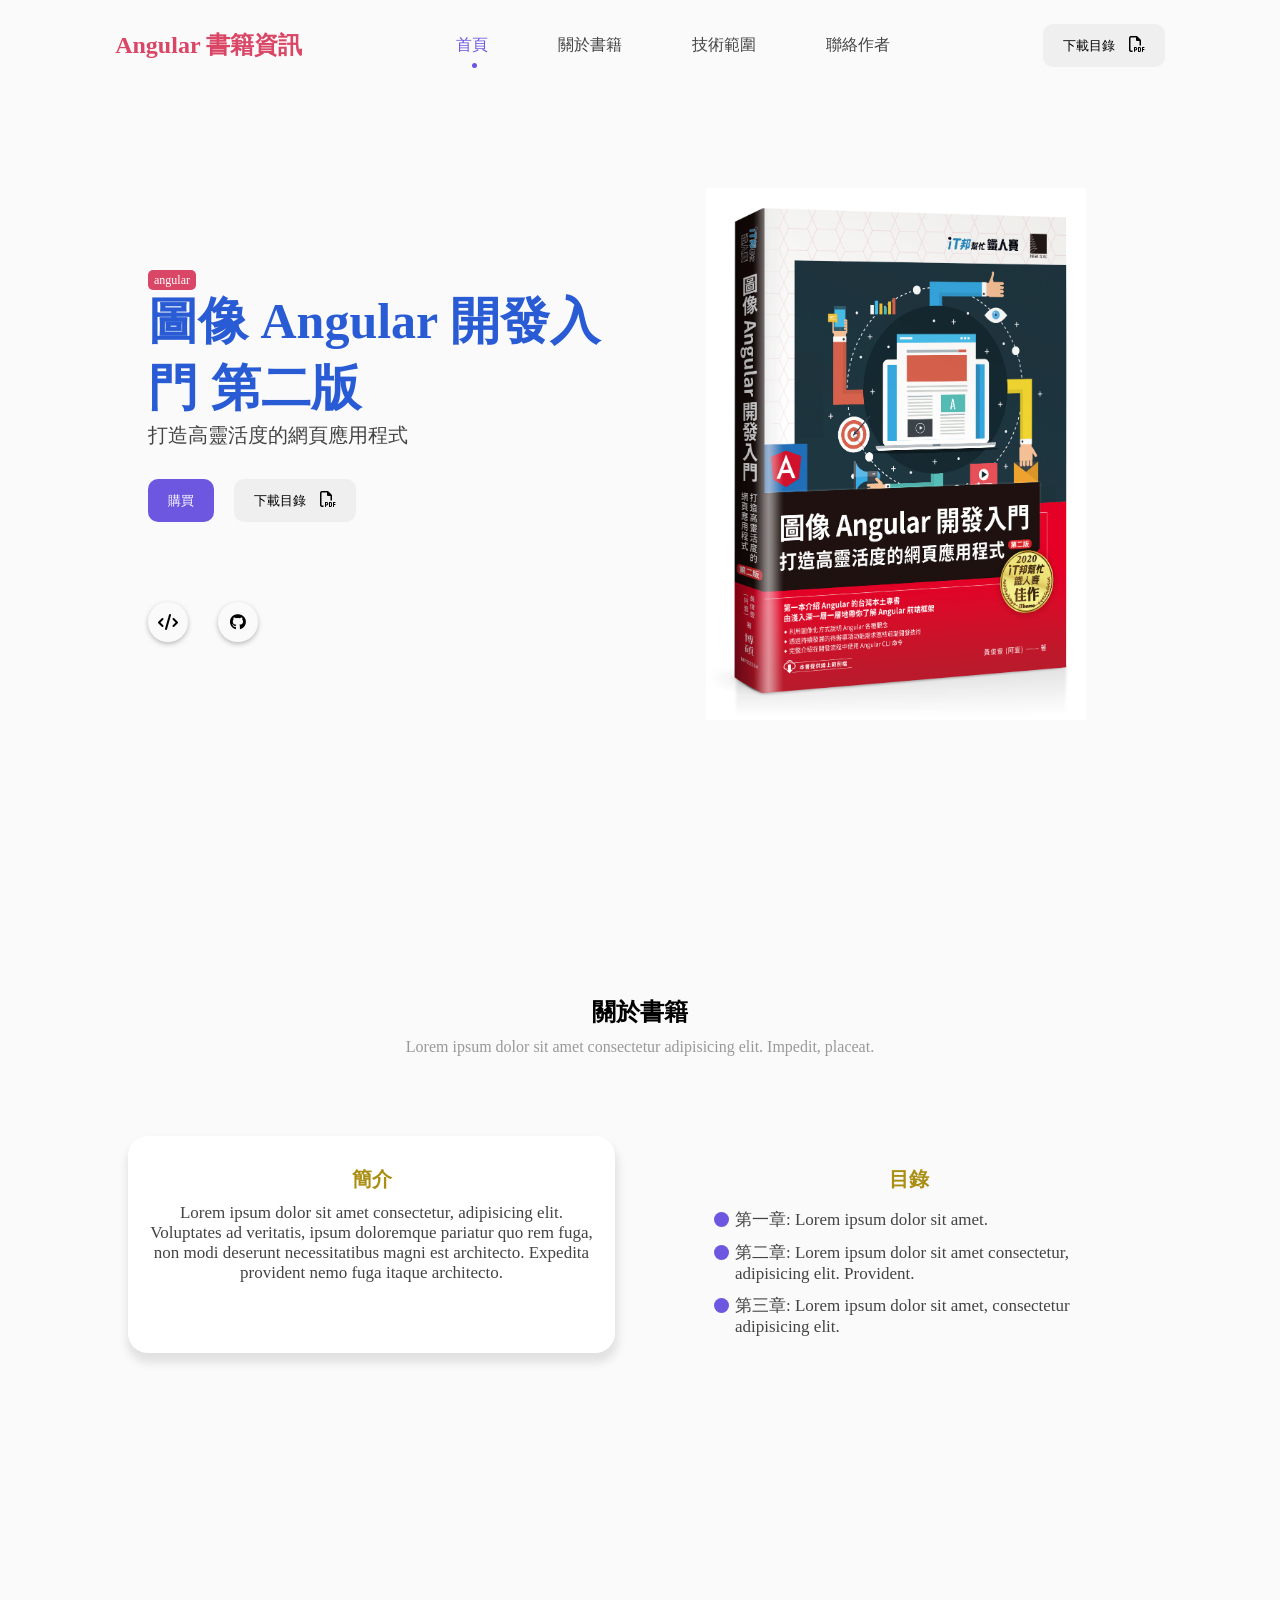
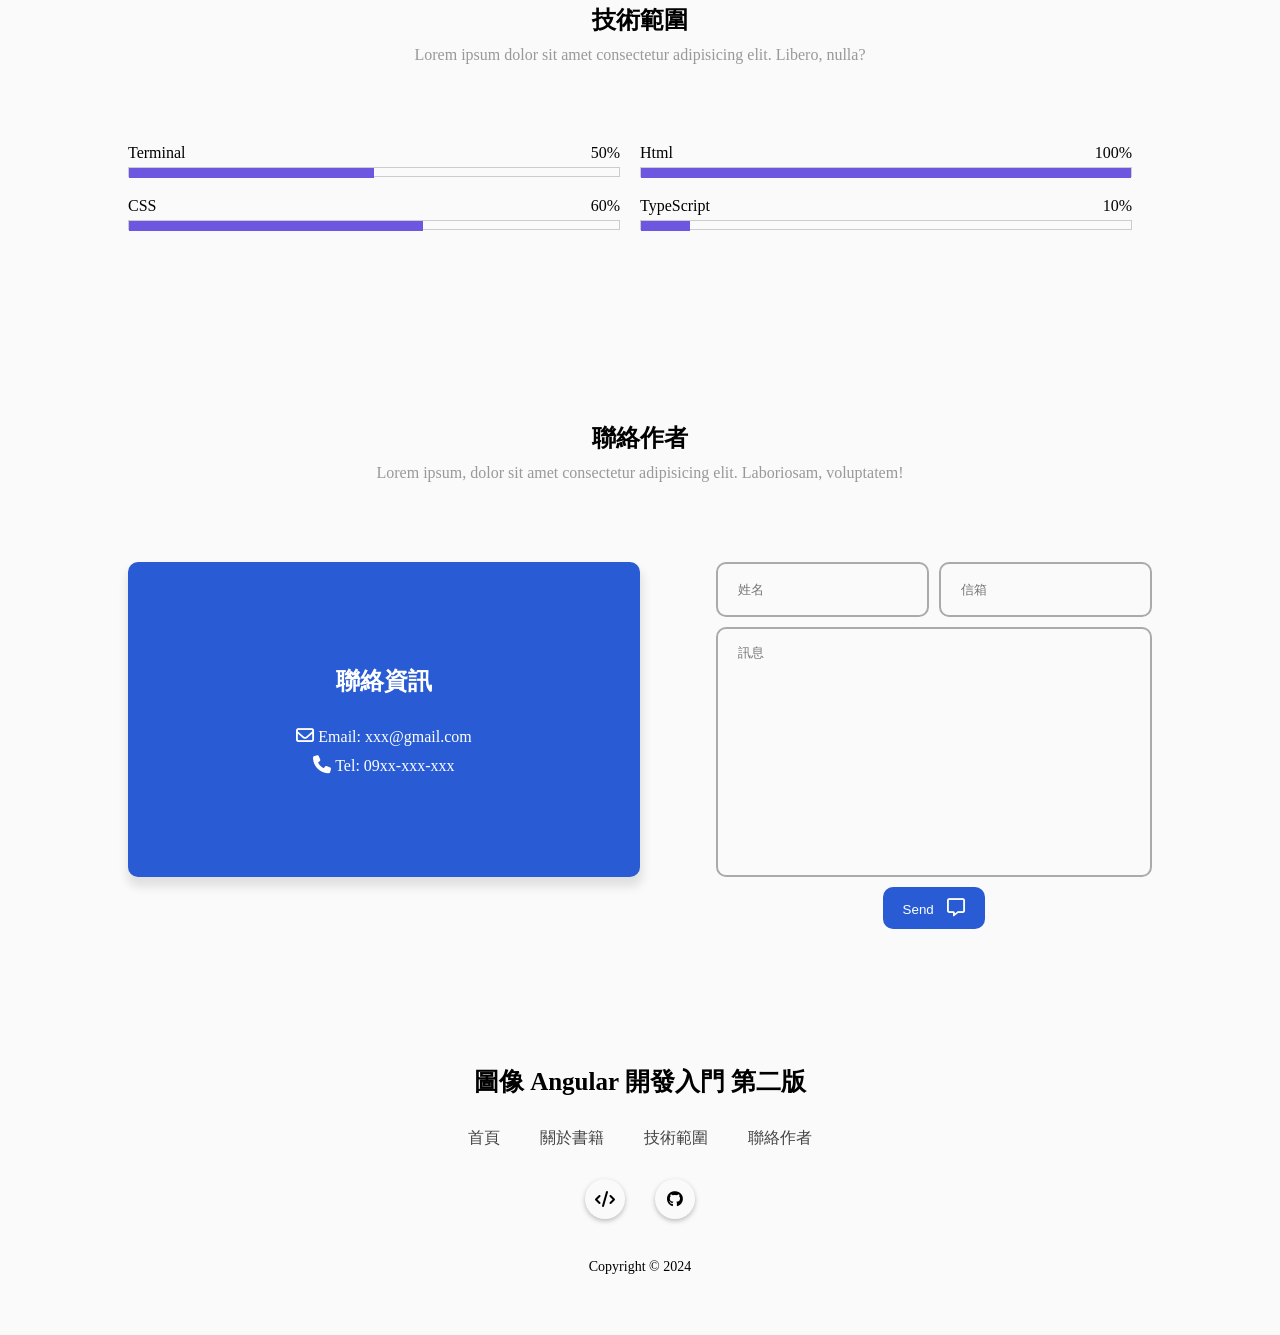
<file: src/index.html>
<!DOCTYPE html>
<html lang="en">
  <head>
    <meta charset="UTF-8" />
    <meta name="viewport" content="width=device-width, initial-scale=1.0" />
    <link rel="stylesheet" href="./style.min.css" />
    <link rel="stylesheet" href="https://cdnjs.cloudflare.com/ajax/libs/font-awesome/6.6.0/css/all.min.css" />
    <title>Angular 書籍資訊</title>
  </head>
  <body>
    <div class="container">
      <nav id="header">
        <div class="nav-logo">Angular 書籍資訊</div>
        <ul class="nav-menu">
          <li class="nav-item">
            <a href="#home" class="nav-link active-link">首頁</a>
          </li>
          <li class="nav-item">
            <a href="#book" class="nav-link">關於書籍</a>
          </li>
          <li class="nav-item">
            <a href="#skill" class="nav-link">技術範圍</a>
          </li>
          <li class="nav-item">
            <a href="#contact" class="nav-link">聯絡作者</a>
          </li>
        </ul>
        <div>
          <button class="btn">下載目錄 <i class="fa-regular fa-file-pdf"></i></button>
        </div>
      </nav>
      <main class="wrapper">
        <section id="home" class="home-box">
          <div class="home-text">
            <div class="tag"><span>angular</span></div>
            <div class="name">圖像 Angular 開發入門 第二版</div>
            <div class="subtitle">打造高靈活度的網頁應用程式</div>
            <div class="text-btn">
              <button type="button" class="btn blue-btn">購買</button>
              <button class="btn">下載目錄 <i class="fa-regular fa-file-pdf"></i></button>
            </div>
            <div class="icons">
              <div class="icon"><i class="fa-solid fa-code"></i></div>
              <div class="icon"><i class="fa-brands fa-github"></i></div>
            </div>
          </div>
          <div class="home-image">
            <div class="image">
              <img src="./assets/images/angular.jpg" alt="angular" />
            </div>
          </div>
        </section>
        <section id="book" class="section">
          <div class="top-header">
            <h1>關於書籍</h1>
            <span>Lorem ipsum dolor sit amet consectetur adipisicing elit. Impedit, placeat.</span>
          </div>
          <div class="about-container">
            <div class="introduce">
              <div class="card">
                <h3>簡介</h3>
                <div>
                  Lorem ipsum dolor sit amet consectetur, adipisicing elit. Voluptates ad veritatis, ipsum doloremque pariatur quo rem fuga,
                  non modi deserunt necessitatibus magni est architecto. Expedita provident nemo fuga itaque architecto.
                </div>
              </div>
            </div>
            <div class="contents">
              <div class="list">
                <h3>目錄</h3>
                <div class="item">第一章: Lorem ipsum dolor sit amet.</div>
                <div class="item">第二章: Lorem ipsum dolor sit amet consectetur, adipisicing elit. Provident.</div>
                <div class="item">第三章: Lorem ipsum dolor sit amet, consectetur adipisicing elit.</div>
              </div>
            </div>
          </div>
        </section>
        <section id="skill" class="section">
          <div class="top-header">
            <h1>技術範圍</h1>
            <span>Lorem ipsum dolor sit amet consectetur adipisicing elit. Libero, nulla?</span>
          </div>
          <div class="skill-container">
            <div class="skill-item">
              <span class="skill">
                <span>Terminal</span>
                <span>50%</span>
              </span>
              <div class="progress-bar-wrap">
                <div class="progress-bar" style="width: 50%"></div>
              </div>
            </div>
            <div class="skill-item">
              <span class="skill">
                <span>Html</span>
                <span>100%</span>
              </span>
              <div class="progress-bar-wrap">
                <div class="progress-bar" style="width: 100%"></div>
              </div>
            </div>
            <div class="skill-item">
              <span class="skill">
                <span>CSS</span>
                <span>60%</span>
              </span>
              <div class="progress-bar-wrap">
                <div class="progress-bar" style="width: 60%"></div>
              </div>
            </div>
            <div class="skill-item">
              <span class="skill">
                <span>TypeScript</span>
                <span>10%</span>
              </span>
              <div class="progress-bar-wrap">
                <div class="progress-bar" style="width: 10%"></div>
              </div>
            </div>
          </div>
        </section>
        <section id="contact" class="section">
          <div class="top-header">
            <h1>聯絡作者</h1>
            <span>Lorem ipsum, dolor sit amet consectetur adipisicing elit. Laboriosam, voluptatem!</span>
          </div>
          <div class="contact-container">
            <div class="info">
              <div class="contact-info">
                <h2>聯絡資訊</h2>
                <div><i class="fa-regular fa-envelope"></i> Email: xxx@gmail.com</div>
                <div><i class="fa-solid fa-phone"></i> Tel: 09xx-xxx-xxx</div>
              </div>
            </div>
            <div class="form">
              <input type="text" placeholder="姓名" />
              <input type="email" placeholder="信箱" />
              <textarea placeholder="訊息"></textarea>
              <button type="button" class="btn">Send <i class="fa-regular fa-message"></i></button>
            </div>
          </div>
        </section>
      </main>
      <footer>
        <div class="top-footer">圖像 Angular 開發入門 第二版</div>
        <ul class="footer-menu">
          <li class="menu-item">
            <a href="#home">首頁</a>
          </li>
          <li class="menu-item">
            <a href="#about">關於書籍</a>
          </li>
          <li class="menu-item">
            <a href="#skill">技術範圍</a>
          </li>
          <li class="menu-item">
            <a href="#contact">聯絡作者</a>
          </li>
        </ul>
        <div class="footer-icons">
          <div class="icon"><i class="fa-solid fa-code"></i></div>
          <div class="icon"><i class="fa-brands fa-github"></i></div>
        </div>
        <div class="bottom-footer">Copyright &copy; 2024</div>
      </footer>
    </div>
    <script src="./main.js"></script>
  </body>
</html>
</file>
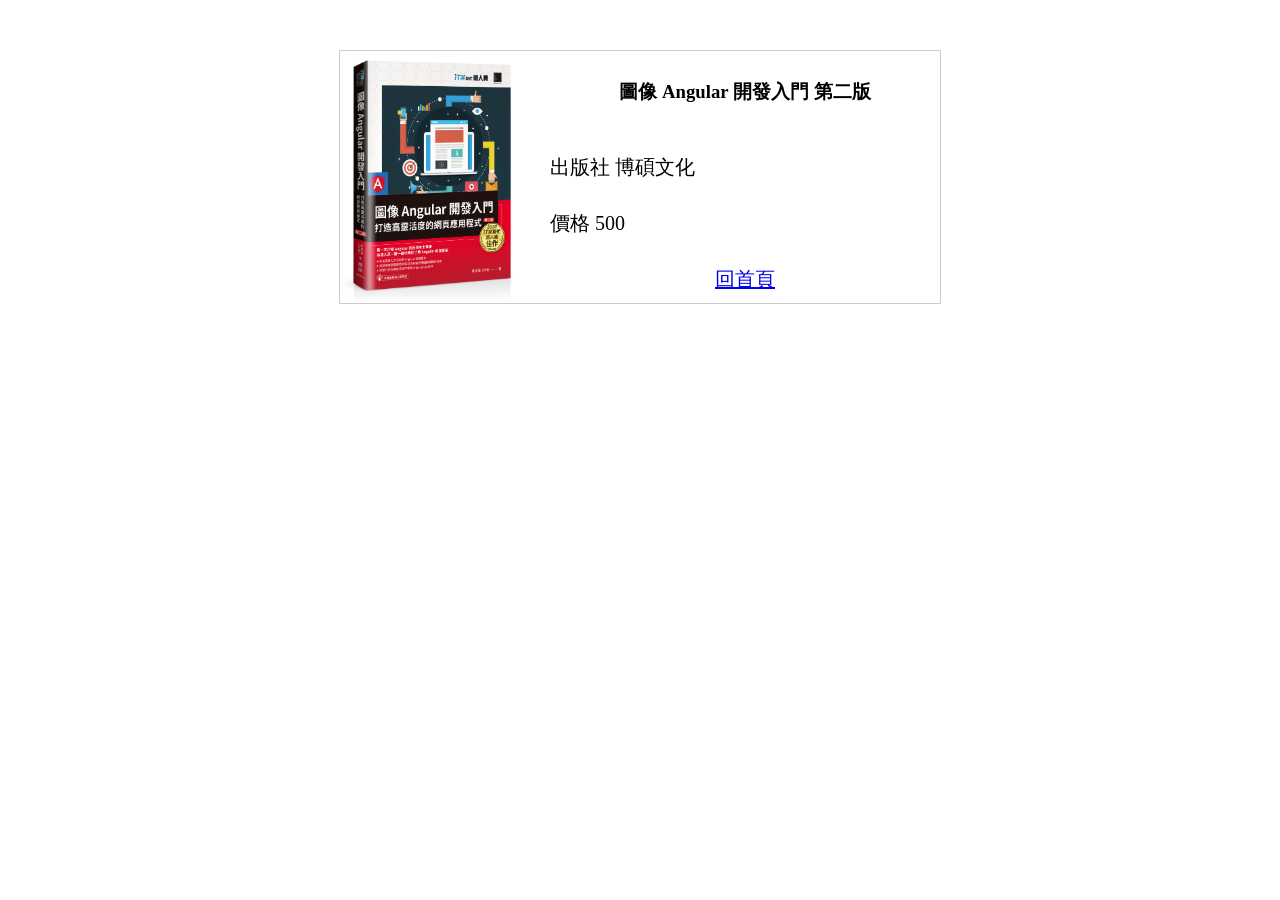
<file: src/angular.html>
<!DOCTYPE html>
<html lang="en">
  <head>
    <meta charset="UTF-8" />
    <meta name="viewport" content="width=device-width, initial-scale=1.0" />
    <title>圖像 Angular 開發入門 第二版</title>
    <link rel="stylesheet" href="./angular.min.css" />
  </head>
  <body>
    <section class="container">
      <img src="./assets/images/angular.jpg" alt="angular" width="180" />
      <h3>圖像 Angular 開發入門 第二版</h3>
      <div class="column">
        <label>出版社</label>
        <span>博碩文化</span>
      </div>
      <div class="column">
        <label>價格</label>
        <span>500</span>
      </div>
      <div class="toolbar">
        <a href="./index.html">回首頁</a>
      </div>
    </section>
  </body>
</html>
</file>
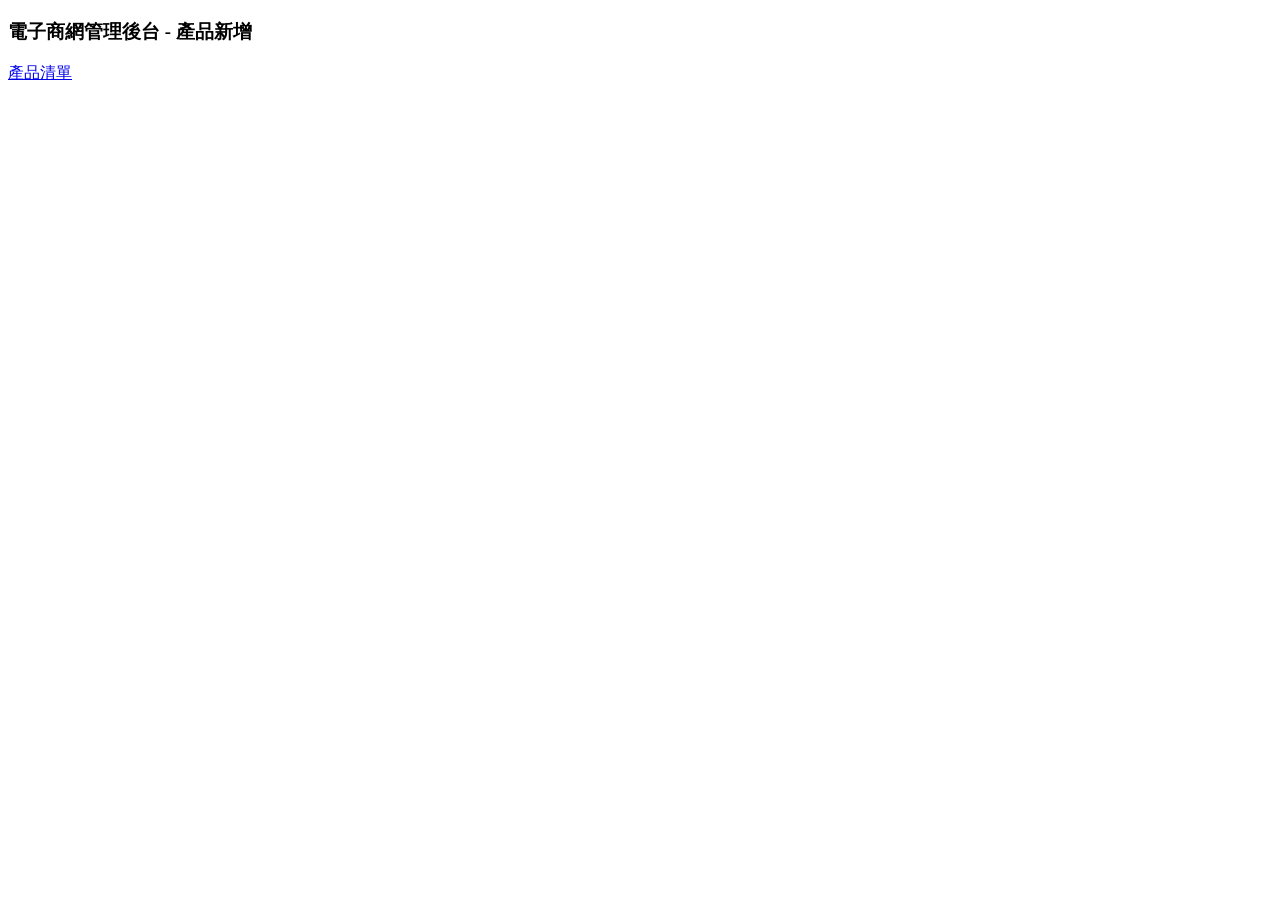
<file: src/from.html>
<!DOCTYPE html>
<html lang="en">
  <head>
    <meta charset="UTF-8" />
    <meta name="viewport" content="width=device-width, initial-scale=1.0" />
    <title>電子商網管理後台</title>
  </head>
  <body>
    <header>
      <h3>電子商網管理後台 - 產品新增</h3>
    </header>
    <nva><a href="./index.html">產品清單</a></nva>
  </body>
</html>
</file>
<file: src/style.min.css>
nav{background-color:var(--body-color);position:fixed;width:100%;height:90px;line-height:90px;padding-inline:9vw;display:flex;justify-content:space-between}nav .nav-logo{font-size:24px;font-weight:600;color:var(--logo-color)}nav ul{display:flex;list-style:none}nav ul .nav-link{text-decoration:none;color:var(--text-color);font-weight:500;padding-inline:15px;margin-inline:20px}nav ul .active-link{position:relative;color:var(--first-color)}nav ul .active-link::after{position:absolute;content:"";width:5px;height:5px;background-color:var(--first-color);left:50%;bottom:-15px;border-radius:50%}.btn{font-weight:500;padding:12px 20px;background-color:#efefef;border:none;border-radius:10px;cursor:pointer}.btn:hover{background-color:var(--second-color);color:var(--withe-color)}.btn>i{margin-left:10px}.home-text{padding-left:20px;min-height:80vh;width:50%;display:flex;flex-direction:column;justify-content:center}.home-text .tag>span{background-color:var(--logo-color);color:var(--white-color);padding:3px 6px;font-size:12px;border-radius:5px}.home-text .name{font-size:50px;font-weight:600;color:var(--third-color)}.home-text .subtitle{font-size:20px;margin-bottom:30px;color:var(--text-color)}.home-text .text-btn{display:flex;gap:20px}.home-text .text-btn>.blue-btn{background-color:var(--first-color);color:var(--white-color)}.home-text .text-btn>.blue-btn:hover{background-color:var(--first-color-hover)}.home-text .icons{display:flex;margin-top:5em;gap:30px}.home-image{display:flex;justify-content:right;align-items:center;width:50%;min-height:80vh}.home-image .image{width:380px;margin:0 auto;overflow:hidden}.home-image .image img{width:380px}.about-container{display:flex;justify-content:space-between;width:100%;gap:50px}.about-container .introduce,.about-container .contents{width:50%}.about-container h3{margin-bottom:10px;font-size:20px;font-weight:600;color:var(--second-color)}.about-container .card{display:flex;align-items:center;flex-direction:column;padding:30px 20px 70px;width:100%;background-color:var(--white-color);border-radius:20px;box-shadow:1px 8px 10px 2px var(--first-shadow-color)}.about-container .card div{text-align:center;font-size:17px;color:var(--text-color)}.about-container .list{display:flex;flex-direction:column;padding:30px 65px 70px;width:100%}.about-container .list h3{text-align:center}.about-container .list .item{font-size:17px;padding:5px;color:var(--text-color);position:relative}.about-container .list .item::before{box-sizing:border-box;content:"";position:absolute;top:9px;left:-16px;width:15px;height:15px;border-radius:50px;background-color:var(--first-color)}.skill-container{display:flex;width:100%;gap:20px;flex-wrap:wrap}.skill-container .skill-item{flex-basis:calc(50% - 20px);display:flex;flex-direction:column;gap:5px}.skill-container .skill-item .skill{display:flex;justify-content:space-between;align-items:center}.skill-container .skill-item .progress-bar-wrap{height:10px;border:1px solid #ccc}.skill-container .skill-item .progress-bar-wrap .progress-bar{height:10px;background-color:var(--first-color)}.contact-container{display:flex;justify-content:space-between;width:100%;gap:50px}.contact-container .info,.contact-container form{width:50%}.contact-container .contact-info{display:flex;flex-direction:column;justify-content:center;align-items:center;padding:20px 30px;width:100%;height:315px;background-color:var(--third-color);color:var(--white-color);border-radius:10px;gap:10px;box-shadow:1px 8px 10px 2px var(--first-shadow-color)}.contact-container .contact-info>h2{margin-bottom:20px}.contact-container .contact-info i{font-size:18px}.contact-container .form{display:grid;grid-template-columns:repeat(2, 1fr);grid-template-rows:55px 250px 1fr;gap:10px}.contact-container .form input,.contact-container .form textarea{background:rgba(0,0,0,0);border:2px solid #aaa;border-radius:10px;padding:15px 20px;outline:none}.contact-container .form input{padding:15px 20px}.contact-container .form textarea{grid-column:1/3;resize:none}.contact-container .form .btn{margin:0 auto;grid-column:1/3;background-color:var(--third-color);color:var(--white-color)}.contact-container .form .btn i{font-size:18px}footer{display:flex;grid-column:center;align-items:center;flex-direction:column;row-gap:30px;padding-block:40px 60px}footer .top-footer{font-size:25px;font-weight:600}footer .footer-menu{display:flex}footer .footer-menu .menu-item{list-style:none}footer .footer-menu .menu-item a{text-decoration:none;color:var(--text-color);font-weight:500;margin-inline:20px}footer .footer-icons{display:flex;gap:30px}footer .bottom-footer{font-size:14px;margin-top:10px}:root{--body-color: rgb(250, 250, 250);--logo-color: rgb(218, 70, 102);--white-color: rgb(255, 255, 255);--text-color: rgb(68, 68, 68);--first-color: rgb(110, 87, 224);--first-color-hover: rgb(40, 91, 212);--first-shadow-color: rgba(0, 0, 0, 0.1);--second-color: rgb(170, 142, 18);--third-color: rgb(40, 91, 212)}html{scroll-behavior:smooth}body{background-color:var(--body-color)}body .container{width:100%}*{margin:0;padding:0;box-sizing:border-box}.wrapper{padding-inline:10vw}.wrapper .home-box{display:flex;padding-block:6em;height:100vh;min-height:700px}.wrapper .section{padding-block:6em}.wrapper .section .top-header{text-align:center;margin-bottom:5em}.wrapper .section .top-header h1{font-weight:600;margin-bottom:10px}.wrapper .section .top-header span{color:#999}i{font-size:16px}.icon{display:flex;justify-content:center;align-items:center;width:40px;height:40px;border-radius:50%;box-shadow:0px 2px 5px 0px rgba(0,0,0,.25);cursor:pointer}/*# sourceMappingURL=style.min.css.map */
</file>
<file: src/angular.min.css>
section.container{margin:0 auto;margin-top:50px;width:600px;border:solid 1px #ccc;display:grid;grid-template-columns:200px 1fr;gap:10px}section img{grid-row:1/5}section h3{text-align:center;align-self:center}section div.toolbar{text-align:center;align-self:center}section div.column{font-size:20px;align-self:center}section a{font-size:20px}section a:active,section a:hover,section a:focus{color:#000;text-decoration:none}/*# sourceMappingURL=angular.min.css.map */
</file>
